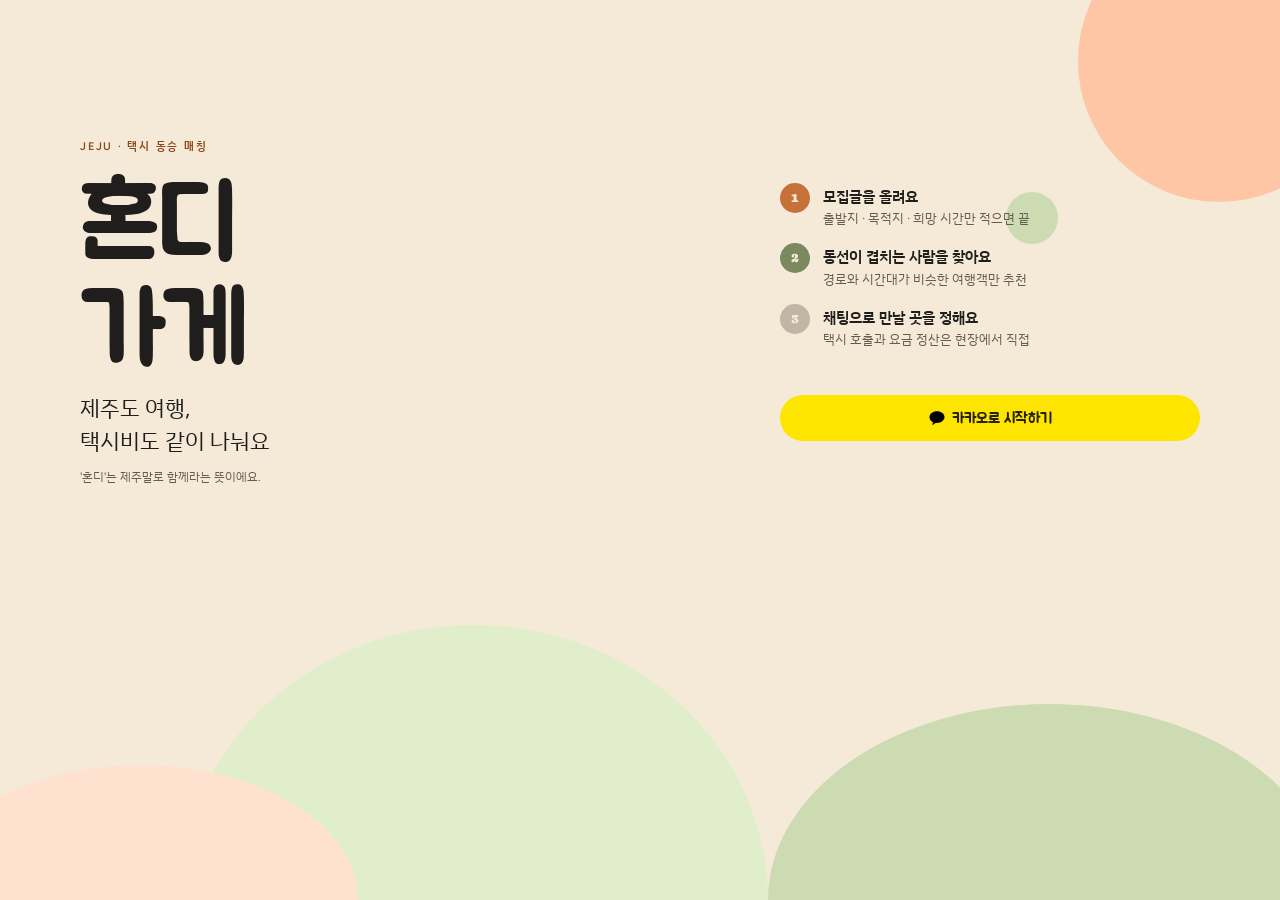
<file: frontend/index.html>
<!doctype html>
<html lang="ko">
  <head>
    <meta charset="UTF-8" />
    <link rel="icon" type="image/svg+xml" href="favicon.svg" />
    <meta name="viewport" content="width=device-width, initial-scale=1.0" />
    <title>혼디 가게</title>
    <link rel="stylesheet" href="css/tokens.css" />
    <link rel="stylesheet" href="css/app.css" />
  </head>
  <body>
    <div id="app" class="app-shell"></div>
    <div id="picker"></div>
    <div id="overlay"></div>
    <script type="module" src="js/app.js"></script>
  </body>
</html>
</file>
<file: frontend/css/tokens.css>
@import url('https://fonts.googleapis.com/css2?family=Caprasimo:wght@400&family=Figtree:wght@400;600;700&family=Jua&family=IBM+Plex+Sans+KR:wght@400;500;600;700&display=swap');

:root {
  --color-bg: #f5ead8;
  --color-surface: #ebddc5;
  --color-text: #201e1d;
  --color-accent: #c67139;
  --color-accent-2: #7a8a5e;
  --color-divider: color-mix(in srgb, #201e1d 16%, transparent);

  --color-neutral-100: #f9f4ed;
  --color-neutral-200: #eee7db;
  --color-neutral-300: #dcd3c4;
  --color-neutral-400: #c0b6a5;
  --color-neutral-500: #a19786;
  --color-neutral-600: #82796a;
  --color-neutral-700: #645c50;
  --color-neutral-800: #474238;
  --color-neutral-900: #2e2b25;

  --color-accent-100: #fff2eb;
  --color-accent-200: #ffe1d0;
  --color-accent-300: #ffc6a5;
  --color-accent-400: #f6a06b;
  --color-accent-500: #d67f48;
  --color-accent-600: #b2622d;
  --color-accent-700: #8c491a;
  --color-accent-800: #643312;
  --color-accent-900: #402310;

  --color-accent-2-100: #f0fae1;
  --color-accent-2-200: #e1eecc;
  --color-accent-2-300: #ccdbb2;
  --color-accent-2-400: #aebf92;
  --color-accent-2-500: #8fa073;
  --color-accent-2-600: #728157;
  --color-accent-2-700: #56633f;
  --color-accent-2-800: #3d472b;
  --color-accent-2-900: #272e1b;

  --font-heading: "Caprasimo", "Jua", system-ui, sans-serif;
  --font-heading-weight: 400;
  --font-body: "Figtree", "IBM Plex Sans KR", system-ui, sans-serif;

  --space-1: 4.4px;
  --space-2: 8.8px;
  --space-3: 13.2px;
  --space-4: 17.6px;
  --space-6: 26.4px;
  --space-8: 35.2px;

  --radius-sm: 8px;
  --radius-md: 16px;
  --radius-lg: 28px;

  --shadow-sm: 0 1px 2px color-mix(in srgb, #2e2b25 14%, transparent);
  --shadow-md: 0 3px 10px color-mix(in srgb, #2e2b25 16%, transparent);
  --shadow-lg: 0 12px 32px color-mix(in srgb, #2e2b25 22%, transparent);
}

*, *::before, *::after { box-sizing: border-box; }

html, body, #app {
  height: 100%;
}

body {
  margin: 0;
  background: var(--color-bg);
  color: var(--color-text);
  font-family: var(--font-body);
  font-size: 15px;
  line-height: 1.55;
  font-weight: 400;
  -webkit-font-smoothing: antialiased;
}

h1, h2, h3, h4, h5, h6 {
  font-family: var(--font-heading); font-weight: var(--font-heading-weight);
  line-height: 1.12; letter-spacing: -0.015em; margin: 0 0 var(--space-2);
}
h1 { font-size: 42px; }
h2 { font-size: 32px; }
h3 { font-size: 25px; }
h4 { font-size: 20px; }
h5 { font-size: 16px; }
h6 { font-size: 13px; letter-spacing: 0.08em; text-transform: uppercase; }
p { margin: 0 0 var(--space-3); }
a { color: var(--color-accent-700); text-decoration: none; text-underline-offset: 3px; }
a:hover { color: var(--color-accent); }
img { display: block; max-width: 100%; }
button { font-family: inherit; }

.text-muted { color: color-mix(in srgb, var(--color-text) 55%, transparent); }
:focus { outline: none; }
:focus-visible { outline: 2px solid var(--color-accent); outline-offset: 2px; }
::selection { background: color-mix(in srgb, var(--color-accent) 30%, transparent); }
::-webkit-scrollbar { width: 0; height: 0; }

/* — buttons — */
.btn {
  display: inline-flex; align-items: center; justify-content: center; gap: 6px;
  cursor: pointer; text-decoration: none;
  font-family: var(--font-heading); font-weight: var(--font-heading-weight);
  font-size: 14px; line-height: 1.2; color: var(--color-text);
  background: transparent; border: 1px solid transparent;
  padding: var(--space-2) calc(var(--space-3) * 1.2);
  border-radius: 999px;
}
.btn svg { display: block; }
.btn:disabled { opacity: 0.45; cursor: not-allowed; }
.btn-primary { background: var(--color-accent); color: var(--color-bg); }
.btn-primary:hover { background: var(--color-accent-600); }
.btn-primary:active { background: var(--color-accent-700); }
.btn-secondary { border-color: var(--color-divider); }
.btn-secondary:hover { background: color-mix(in srgb, var(--color-text) 7%, transparent); }
.btn-secondary:active { background: color-mix(in srgb, var(--color-text) 14%, transparent); }
.btn-ghost { color: var(--color-accent); padding-inline: var(--space-1); }
.btn-ghost:hover { background: color-mix(in srgb, var(--color-accent) 10%, transparent); }
.btn-ghost:active { background: color-mix(in srgb, var(--color-accent) 18%, transparent); }
.btn-icon { width: 36px; height: 36px; padding: 0; }
.btn-block { width: 100%; margin-top: var(--space-2); }

/* — forms — */
.field > label {
  display: block; font-size: 12px; margin-bottom: 5px;
  color: color-mix(in srgb, var(--color-text) 70%, transparent);
}
.input {
  width: 100%; min-height: 36px; padding: 6px 14px; font: inherit;
  font-size: 14px; color: var(--color-text); caret-color: var(--color-accent);
  background: var(--color-surface);
  border: 1px solid var(--color-divider); border-radius: 999px;
}
.input:hover { border-color: color-mix(in srgb, var(--color-text) 45%, transparent); }
.input:focus-visible { border-color: var(--color-accent); outline-offset: 0; }
textarea.input { min-height: 90px; resize: vertical; }
.radio { display: inline-flex; align-items: center; gap: 8px; cursor: pointer; font-size: 14px; position: relative; }
.radio input {
  position: absolute; opacity: 0; width: 0; height: 0; pointer-events: none;
}
.radio .dot {
  width: 16px; height: 16px; flex: none; border-radius: 50%;
  border: 1.5px solid var(--color-divider);
}
.radio:hover .dot { border-color: var(--color-accent); }
.radio input:checked + .dot {
  border-color: var(--color-accent); background: var(--color-accent);
  box-shadow: inset 0 0 0 4px var(--color-bg);
}
.radio input:focus-visible + .dot { outline: 2px solid var(--color-accent); outline-offset: 2px; }
.seg {
  display: inline-flex; overflow: hidden;
  border: 1px solid var(--color-divider); border-radius: 999px;
}
.seg-opt {
  display: inline-flex; align-items: center; gap: 6px;
  padding: 7px 12px; font-size: 13px; cursor: pointer; position: relative;
}
.seg-opt input {
  position: absolute; opacity: 0; width: 0; height: 0; pointer-events: none;
}
.seg-opt + .seg-opt { border-left: 1px solid var(--color-divider); }
.seg-opt:has(input:checked) { background: var(--color-accent); color: var(--color-bg); }
.seg-opt:not(:has(input:checked)):hover { background: color-mix(in srgb, var(--color-text) 7%, transparent); }
.seg-opt:has(input:focus-visible) { outline: 2px solid var(--color-accent); outline-offset: -2px; }

/* — cards — */
.card {
  display: flex; flex-direction: column; gap: var(--space-2);
  padding: var(--space-3); border-radius: calc(var(--radius-lg) * 1.15); background: var(--color-surface);
}
.card-title {
  font-family: var(--font-heading); font-weight: var(--font-heading-weight);
  font-size: 17px; line-height: 1.2;
}
.card-meta {
  display: flex; align-items: center; gap: 6px; font-size: 11px;
  color: color-mix(in srgb, var(--color-text) 50%, transparent);
}
.elev-sm { box-shadow: var(--shadow-sm); }
.elev-md { box-shadow: var(--shadow-md); }
.elev-lg { box-shadow: var(--shadow-lg); }

/* — tags — */
.tag {
  display: inline-flex; align-items: center; font-size: 11px;
  letter-spacing: 0.02em; padding: 3px 10px;
  border-radius: calc(var(--radius-md) * 0.75);
}
.tag-accent { background: var(--color-accent-100); color: var(--color-accent-800); }
.tag-accent-2 { background: var(--color-accent-2-100); color: var(--color-accent-2-800); }
.tag-neutral { background: var(--color-neutral-100); color: var(--color-neutral-800); }

@keyframes hondiSheet { from { transform: translateY(100%); } to { transform: translateY(0); } }
@keyframes hondiToast { from { opacity: 0; transform: translateY(8px); } to { opacity: 1; transform: translateY(0); } }
@keyframes hondiFade { from { opacity: 0; } to { opacity: 1; } }
</file>
<file: frontend/css/app.css>
.app-shell {
  min-height: 100vh;
  background: var(--color-bg);
  display: flex;
  flex-direction: column;
}

.app-main {
  flex: 1;
  min-width: 0;
  max-width: 430px;
  width: 100%;
  margin: 0 auto;
}

.tabbar {
  display: flex;
  align-items: center;
  padding: 9px 8px 14px;
  border-top: 1px solid var(--color-divider);
  background: var(--color-bg);
}

.tabbar-btn {
  flex: 1;
  display: flex;
  flex-direction: column;
  align-items: center;
  gap: 4px;
  padding: 4px 0;
  background: none;
  border: 0;
  cursor: pointer;
  font: inherit;
  font-size: 10.5px;
  color: var(--color-neutral-600);
}

.tabbar-btn.active {
  color: var(--color-accent);
}

.tabbar-brand {
  display: none;
}

.sheet-backdrop {
  position: fixed;
  inset: 0;
  z-index: 8;
  display: flex;
  align-items: flex-end;
  justify-content: center;
  background: color-mix(in srgb, var(--color-neutral-900) 45%, transparent);
}

.sheet {
  width: 100%;
  max-width: 430px;
  padding: 22px 20px 26px;
  border-radius: 32px 32px 0 0;
  background: var(--color-bg);
  box-shadow: var(--shadow-lg);
  animation: hondiSheet 0.24s ease;
  display: flex;
  flex-direction: column;
  gap: 15px;
}

.sheet-grip {
  width: 46px;
  height: 4px;
  border-radius: 999px;
  background: var(--color-neutral-400);
  margin: 0 auto;
}

.toast {
  position: fixed;
  left: 20px;
  right: 20px;
  bottom: 22px;
  z-index: 9;
  max-width: 390px;
  margin: 0 auto;
  padding: 13px 17px;
  border-radius: 22px;
  background: var(--color-neutral-900);
  color: var(--color-neutral-100);
  font-size: 13px;
  line-height: 1.45;
  box-shadow: var(--shadow-lg);
  animation: hondiToast 0.2s ease;
}

.avatar {
  flex: none;
  border-radius: 50%;
  color: var(--color-bg);
  display: grid;
  place-items: center;
  font-family: var(--font-heading);
}

.avatar img {
  width: 100%;
  height: 100%;
  border-radius: 50%;
  object-fit: cover;
}

/* 카카오 로그인 버튼 (카카오 디자인 가이드 색상) */
.btn-kakao {
  background: #fee500;
  color: rgba(0, 0, 0, 0.85);
}

.btn-kakao:hover {
  background: #f4dc00;
}

.badge {
  flex: none;
  min-width: 20px;
  height: 20px;
  padding: 0 6px;
  border-radius: 999px;
  display: inline-grid;
  place-items: center;
  background: var(--color-accent);
  color: var(--color-bg);
  font-size: 11px;
  font-weight: 700;
}

select.input {
  appearance: none;
  padding-right: 36px;
  cursor: pointer;
  background-image: url("data:image/svg+xml,%3Csvg xmlns='http://www.w3.org/2000/svg' width='14' height='14' viewBox='0 0 24 24' fill='none' stroke='%23645c50' stroke-width='2.75' stroke-linecap='round' stroke-linejoin='round'%3E%3Cpath d='m6 9 6 6 6-6'/%3E%3C/svg%3E");
  background-repeat: no-repeat;
  background-position: right 14px center;
}

/* 화면별 레이아웃 (모바일 기본값) */
.card-grid {
  display: grid;
  grid-template-columns: 1fr;
  gap: 10px;
}

.home-layout {
  display: flex;
  flex-direction: column;
  gap: 18px;
}

.map-view {
  height: 352px;
}

.map-panel {
  margin-top: -26px;
  border-radius: 30px 30px 0 0;
}

.map-grip {
  margin-bottom: 4px;
}

/* 온보딩 */
.onboarding {
  position: relative;
  min-height: 100%;
  display: flex;
  flex-direction: column;
  padding: 40px 26px 0;
  overflow: hidden;
}

.onboarding-sun,
.onboarding-moon {
  position: absolute;
  border-radius: 50%;
}

.onboarding-sun {
  top: 24px;
  right: -34px;
  width: 124px;
  height: 124px;
  background: var(--color-accent-300);
}

.onboarding-moon {
  top: 122px;
  right: 62px;
  width: 34px;
  height: 34px;
  background: var(--color-accent-2-300);
}

.onboarding-title {
  font-size: 54px;
}

.onboarding-lead {
  font-size: 17px;
}

.onboarding-steps {
  margin-top: 38px;
}

.onboarding-cta {
  margin-top: auto;
  padding: 40px 0 26px;
}

.onboarding-hills {
  position: absolute;
  left: -60px;
  right: -60px;
  bottom: 0;
  height: 250px;
  pointer-events: none;
}

.hill {
  position: absolute;
  bottom: 0;
  border-radius: 50% 50% 0 0 / 100% 100% 0 0;
}

.hill-1 {
  left: 8%;
  width: 300px;
  height: 190px;
  background: var(--color-accent-2-200);
}

.hill-2 {
  right: 2%;
  width: 260px;
  height: 132px;
  background: var(--color-accent-2-300);
}

.hill-3 {
  left: -4%;
  width: 210px;
  height: 92px;
  background: var(--color-accent-200);
}

/* 태블릿 */
@media (min-width: 768px) {
  .app-main {
    max-width: 760px;
  }

  .app-main[data-screen='onboarding'] {
    max-width: none;
  }

  .onboarding {
    min-height: 100vh;
    padding: 64px max(48px, calc((100% - 480px) / 2)) 0;
  }

  .onboarding-sun {
    top: 40px;
    right: 6%;
    width: 200px;
    height: 200px;
  }

  .onboarding-moon {
    top: 200px;
    right: calc(6% + 180px);
    width: 52px;
    height: 52px;
  }

  .onboarding-title {
    font-size: 72px;
  }

  .onboarding-hills {
    left: 0;
    right: 0;
    height: 32vh;
  }

  .hill-1 {
    left: 14%;
    width: 46%;
    height: 90%;
  }

  .hill-2 {
    right: -4%;
    width: 44%;
    height: 64%;
  }

  .hill-3 {
    left: -6%;
    width: 34%;
    height: 44%;
  }

  .app-main[data-screen='compose'],
  .app-main[data-screen='review'],
  .app-main[data-screen='chat'] {
    max-width: 640px;
  }

  .app-main[data-screen='map'] {
    max-width: none;
  }

  .tabbar {
    justify-content: center;
  }

  .tabbar-btn {
    max-width: 112px;
  }

  .card-grid {
    grid-template-columns: repeat(auto-fill, minmax(300px, 1fr));
  }

  .map-view {
    height: 50vh;
  }

  .map-panel {
    width: 100%;
    max-width: 760px;
    margin-inline: auto;
  }

  .sheet-backdrop {
    align-items: center;
    padding: 24px;
  }

  .sheet {
    max-width: 460px;
    border-radius: 32px;
  }

  .sheet .sheet-grip {
    display: none;
  }
}

/* 데스크톱: 하단 탭바 → 왼쪽 사이드바 */
@media (min-width: 1024px) {
  .app-shell {
    flex-direction: row;
  }

  .app-main {
    max-width: 1120px;
    padding-top: 12px;
  }

  .app-main[data-screen='profile'] {
    max-width: 860px;
  }

  .app-main[data-screen='onboarding'] {
    padding-top: 0;
  }

  .onboarding {
    display: grid;
    grid-template-columns: minmax(0, 1.1fr) minmax(0, 420px);
    grid-template-rows: 1fr auto auto 1fr;
    grid-template-areas:
      'hero .'
      'hero steps'
      'hero cta'
      'hero .';
    align-items: center;
    column-gap: 8vw;
    padding: 48px max(64px, calc((100% - 1120px) / 2)) 36vh;
  }

  .onboarding-hero { grid-area: hero; }
  .onboarding-steps { grid-area: steps; margin-top: 0; }
  .onboarding-cta { grid-area: cta; margin-top: 0; padding: 36px 0 0; }

  .onboarding-title {
    font-size: clamp(88px, 8vw, 128px);
  }

  .onboarding-lead {
    font-size: 22px;
    max-width: none !important;
  }

  .onboarding-sun {
    --sun: clamp(220px, 22vw, 340px);
    top: -80px;
    right: -80px;
    width: var(--sun);
    height: var(--sun);
  }

  .onboarding-moon {
    top: calc(clamp(220px, 22vw, 340px) - 90px);
    right: calc(clamp(220px, 22vw, 340px) - 60px);
    width: 52px;
    height: 52px;
  }

  .onboarding-hills {
    height: 34vh;
  }

  .app-main[data-screen='map'] {
    padding-top: 0;
  }

  .tabbar {
    order: -1;
    position: sticky;
    top: 0;
    flex: none;
    width: 212px;
    height: 100vh;
    flex-direction: column;
    align-items: stretch;
    justify-content: flex-start;
    gap: 4px;
    padding: 28px 14px;
    border-top: 0;
    border-right: 1px solid var(--color-divider);
  }

  .tabbar-brand {
    display: block;
    padding: 0 14px 22px;
    font-family: var(--font-heading);
    font-size: 24px;
    color: var(--color-accent);
  }

  .tabbar-btn {
    flex: none;
    max-width: none;
    flex-direction: row;
    gap: 12px;
    padding: 11px 14px;
    border-radius: 999px;
    font-size: 14px;
  }

  .tabbar-btn:hover {
    background: color-mix(in srgb, var(--color-text) 7%, transparent);
  }

  .tabbar-btn.active {
    background: var(--color-accent-100);
    font-weight: 600;
  }

  .home-layout {
    display: grid;
    grid-template-columns: minmax(300px, 380px) 1fr;
    grid-template-areas:
      'head head'
      'route list'
      'notice list';
    grid-template-rows: auto auto 1fr;
    align-items: start;
    column-gap: 28px;
  }

  .home-head { grid-area: head; }
  .home-route { grid-area: route; }
  .home-notice { grid-area: notice; }
  .home-list { grid-area: list; }
  .home-divider { display: none; }

  .map-layout {
    display: grid;
    grid-template-columns: 1fr 400px;
    height: 100vh;
  }

  .map-view {
    height: 100%;
  }

  .map-panel {
    max-width: none;
    margin: 0;
    border-radius: 0;
    border-left: 1px solid var(--color-divider);
    overflow-y: auto;
  }

  .map-grip {
    display: none;
  }
}

/* 지도에서 장소 고르기 (탭바·시트 위, 토스트 아래) */
.picker {
  position: fixed;
  inset: 0;
  z-index: 8;
  display: flex;
  flex-direction: column;
  background: var(--color-bg);
  animation: hondiFade 0.18s ease;
}
</file>
